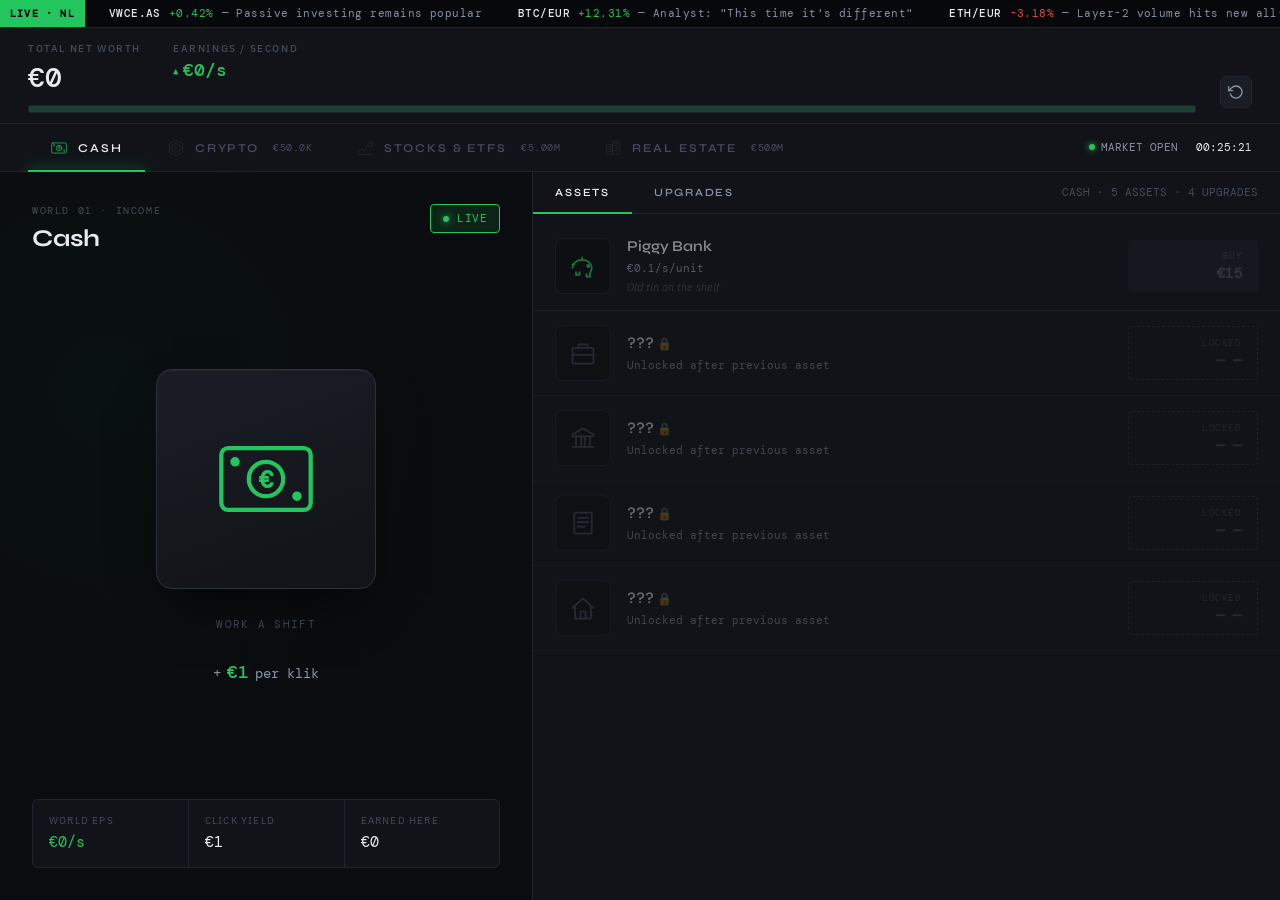
<file: index.html>
<!DOCTYPE html>
<html lang="en">
<head>
  <meta charset="UTF-8" />
  <meta name="viewport" content="width=device-width, initial-scale=1" />
  <title>Portfolio Clicker — Premium Financial Terminal</title>

  <!-- PWA -->
  <link rel="manifest" href="manifest.json" />
  <meta name="theme-color" content="#0a0c0f" />
  <meta name="mobile-web-app-capable" content="yes" />
  <meta name="apple-mobile-web-app-capable" content="yes" />
  <meta name="apple-mobile-web-app-status-bar-style" content="black-translucent" />
  <meta name="apple-mobile-web-app-title" content="Portfolio" />
  <link rel="apple-touch-icon" href="icon.svg" />

  <!-- Fonts -->
  <link rel="preconnect" href="https://fonts.googleapis.com" />
  <link rel="preconnect" href="https://fonts.gstatic.com" crossorigin />
  <link href="https://fonts.googleapis.com/css2?family=DM+Mono:wght@400;500&family=IBM+Plex+Sans:wght@400;500;600&family=Syne:wght@500;600;700&display=swap" rel="stylesheet" />

  <link rel="stylesheet" href="styles.css" />
</head>
<body>
  <div class="app">

    <!-- TICKER TAPE -->
    <div class="ticker" data-screen-label="Ticker">
      <div class="ticker__label">LIVE · NL</div>
      <div class="ticker__viewport">
        <div class="ticker__track" id="ticker-track"></div>
      </div>
    </div>

    <!-- PORTFOLIO HEADER -->
    <header class="portfolio" data-screen-label="Portfolio">
      <div class="portfolio__left">
        <div class="portfolio__labels">
          <div class="kpi">
            <div class="kpi__label">Total Net Worth</div>
            <div class="kpi__value" id="kpi-networth">€0</div>
          </div>
          <div class="kpi kpi--eps">
            <div class="kpi__label">Earnings / Second</div>
            <div class="kpi__value" id="kpi-eps">€0/s</div>
          </div>
        </div>
        <div class="breakdown" id="breakdown-bar"></div>
        <div class="breakdown__legend" id="breakdown-legend"></div>
      </div>
      <div class="portfolio__right">
        <button class="icon-btn" id="reset-btn" title="Reset save">
          <svg width="16" height="16" viewBox="0 0 24 24" fill="none" stroke="currentColor" stroke-width="2" stroke-linecap="round" stroke-linejoin="round"><polyline points="1 4 1 10 7 10"/><path d="M3.51 15a9 9 0 1 0 2.13-9.36L1 10"/></svg>
        </button>
      </div>
    </header>

    <!-- WORLD TABS -->
    <nav class="tabs" id="tabs"></nav>

    <!-- BODY: CLICKER + SHOP -->
    <main class="body">
      <section class="clicker-panel" id="clicker-panel" data-world="cash" data-screen-label="Clicker"></section>
      <section class="shop" id="shop" data-screen-label="Shop"></section>
    </main>

  </div>

  <!-- modal + toasts portals -->
  <div id="modal-root"></div>
  <div class="toasts" id="toasts"></div>

  <script src="config.js"></script>
  <script src="game.js"></script>
  <script>
    if ('serviceWorker' in navigator) {
      window.addEventListener('load', () => {
        navigator.serviceWorker.register('./sw.js')
          .catch(err => console.warn('SW registration failed:', err));
      });
    }
  </script>
</body>
</html>
</file>
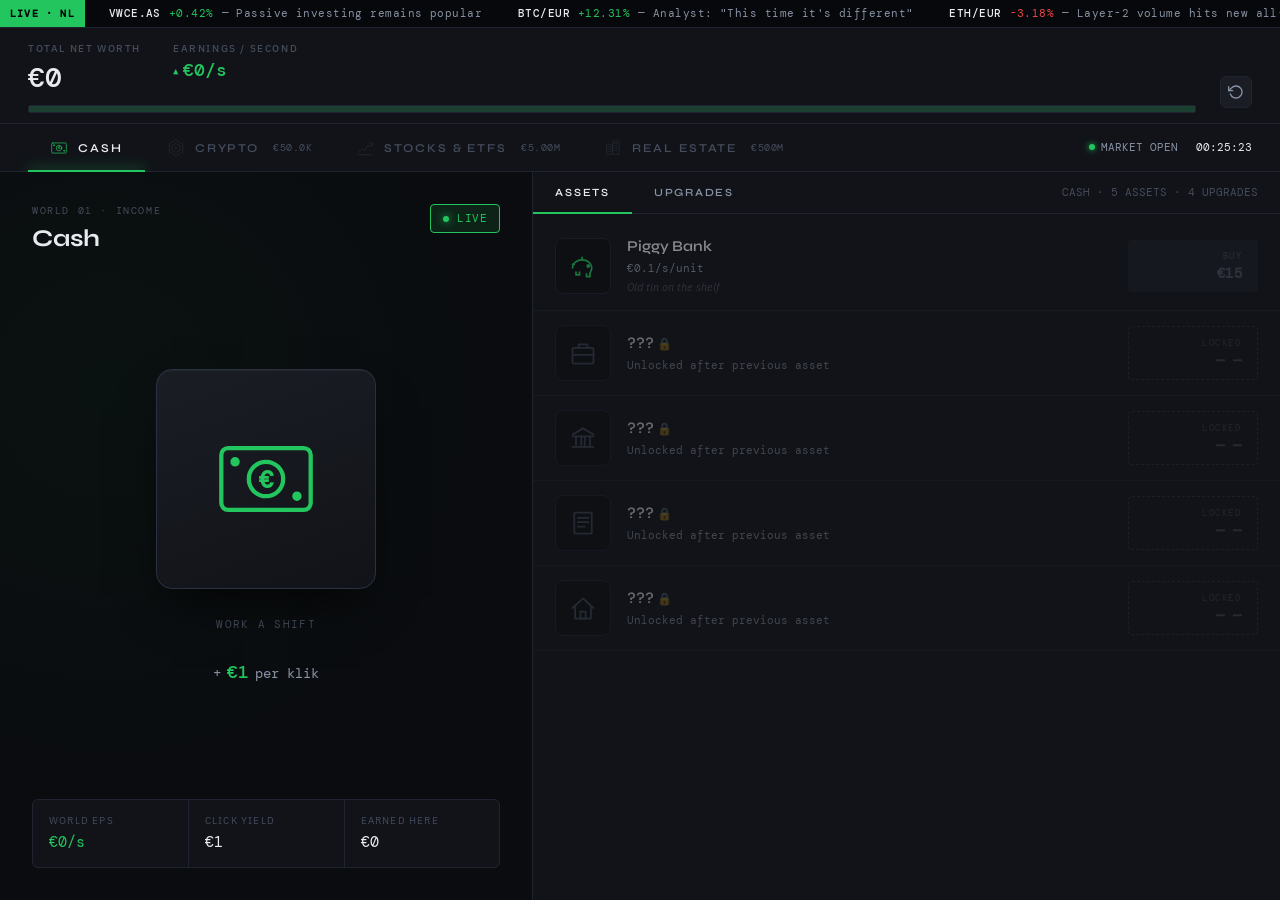
<file: Portfolio Clicker.html>
<!DOCTYPE html>
<html lang="nl">
<head>
  <meta charset="UTF-8" />
  <meta name="viewport" content="width=device-width, initial-scale=1" />
  <title>Portfolio Clicker — Premium Financial Terminal</title>
  <link rel="preconnect" href="https://fonts.googleapis.com" />
  <link rel="preconnect" href="https://fonts.gstatic.com" crossorigin />
  <link href="https://fonts.googleapis.com/css2?family=DM+Mono:wght@400;500&family=IBM+Plex+Sans:wght@400;500;600&family=Syne:wght@500;600;700&display=swap" rel="stylesheet" />
  <link rel="stylesheet" href="styles.css" />
</head>
<body>
  <div class="app">

    <!-- TICKER TAPE -->
    <div class="ticker" data-screen-label="Ticker">
      <div class="ticker__label">LIVE · NL</div>
      <div class="ticker__viewport">
        <div class="ticker__track" id="ticker-track"></div>
      </div>
    </div>

    <!-- PORTFOLIO HEADER -->
    <header class="portfolio" data-screen-label="Portfolio">
      <div class="portfolio__left">
        <div class="portfolio__labels">
          <div class="kpi">
            <div class="kpi__label">Total Net Worth</div>
            <div class="kpi__value" id="kpi-networth">€0</div>
          </div>
          <div class="kpi kpi--eps">
            <div class="kpi__label">Earnings / Second</div>
            <div class="kpi__value" id="kpi-eps">€0/s</div>
          </div>
        </div>
        <div class="breakdown" id="breakdown-bar"></div>
        <div class="breakdown__legend" id="breakdown-legend"></div>
      </div>
      <div class="portfolio__right">
        <button class="icon-btn" id="reset-btn" title="Reset save">
          <svg width="16" height="16" viewBox="0 0 24 24" fill="none" stroke="currentColor" stroke-width="2" stroke-linecap="round" stroke-linejoin="round"><polyline points="1 4 1 10 7 10"/><path d="M3.51 15a9 9 0 1 0 2.13-9.36L1 10"/></svg>
        </button>
      </div>
    </header>

    <!-- WORLD TABS -->
    <nav class="tabs" id="tabs"></nav>

    <!-- BODY: CLICKER + SHOP -->
    <main class="body">
      <section class="clicker-panel" id="clicker-panel" data-world="cash" data-screen-label="Clicker"></section>
      <section class="shop" id="shop" data-screen-label="Shop"></section>
    </main>

  </div>

  <!-- modal + toasts portals -->
  <div id="modal-root"></div>
  <div class="toasts" id="toasts"></div>

  <script src="config.js"></script>
  <script src="game.js"></script>
</body>
</html>
</file>
<file: styles.css>
/* ============================================================
   PORTFOLIO CLICKER — Premium Financial Terminal
   ============================================================ */

:root {
  /* Base */
  --bg-base:        #0a0c0f;
  --bg-surface:     #111318;
  --bg-elevated:    #1a1d24;
  --bg-overlay:     rgba(10, 12, 15, 0.92);
  --text-primary:   #e8eaf0;
  --text-secondary: #8892a4;
  --text-muted:     #444c5c;
  --border:         #1e2430;
  --border-strong:  #2a3142;

  /* World accents */
  --cash:    #22c55e;
  --crypto:  #f59e0b;
  --stocks:  #3b82f6;
  --restate: #8b5cf6;

  /* Functional */
  --positive: #22c55e;
  --negative: #ef4444;
  --gold:     #f5c842;

  /* Active accent (set by active world via JS) */
  --accent:   var(--cash);
  --accent-soft: rgba(34, 197, 94, 0.12);
  --accent-glow: rgba(34, 197, 94, 0.35);

  /* Typography */
  --font-mono: 'DM Mono', ui-monospace, 'SF Mono', Menlo, monospace;
  --font-display: 'Syne', system-ui, sans-serif;
  --font-body: 'IBM Plex Sans', system-ui, sans-serif;
}

* { box-sizing: border-box; margin: 0; padding: 0; }

html, body {
  height: 100%;
  background: var(--bg-base);
  color: var(--text-primary);
  font-family: var(--font-body);
  font-size: 14px;
  line-height: 1.4;
  overflow: hidden;
  -webkit-font-smoothing: antialiased;
  text-rendering: optimizeLegibility;
}

button { font-family: inherit; cursor: pointer; border: none; background: none; color: inherit; }
button:disabled { cursor: not-allowed; }

/* ============================================================
   APP LAYOUT
   ============================================================ */

.app {
  display: grid;
  grid-template-rows: 28px 96px 48px 1fr;
  height: 100vh;
  width: 100vw;
  position: relative;
}

/* ============================================================
   TICKER TAPE
   ============================================================ */

.ticker {
  background: #06080b;
  border-bottom: 1px solid var(--border);
  overflow: hidden;
  position: relative;
  display: flex;
  align-items: center;
  font-family: var(--font-mono);
  font-size: 11px;
  letter-spacing: 0.04em;
}

.ticker__label {
  background: var(--accent);
  color: #000;
  padding: 0 10px;
  height: 100%;
  display: flex;
  align-items: center;
  font-weight: 600;
  font-size: 10px;
  letter-spacing: 0.12em;
  z-index: 2;
  flex-shrink: 0;
  transition: background 200ms;
}

.ticker__viewport {
  flex: 1;
  overflow: hidden;
  position: relative;
  height: 100%;
}

.ticker__track {
  position: absolute;
  white-space: nowrap;
  display: flex;
  gap: 36px;
  padding-left: 24px;
  height: 100%;
  align-items: center;
  animation: ticker-scroll 90s linear infinite;
}

.ticker:hover .ticker__track { animation-play-state: paused; }

.ticker__item {
  color: var(--text-secondary);
  display: inline-flex;
  gap: 8px;
  align-items: center;
}
.ticker__item .pos { color: var(--positive); }
.ticker__item .neg { color: var(--negative); }
.ticker__item .sym { color: var(--text-primary); font-weight: 500; }

@keyframes ticker-scroll {
  from { transform: translateX(0); }
  to   { transform: translateX(-50%); }
}

/* ============================================================
   PORTFOLIO HEADER
   ============================================================ */

.portfolio {
  background: var(--bg-surface);
  border-bottom: 1px solid var(--border);
  padding: 14px 28px 12px;
  display: grid;
  grid-template-columns: 1fr auto;
  gap: 24px;
  align-items: center;
}

.portfolio__left {
  display: flex;
  flex-direction: column;
  gap: 8px;
  min-width: 0;
}

.portfolio__labels {
  display: flex;
  gap: 32px;
  align-items: baseline;
}

.kpi {
  display: flex;
  flex-direction: column;
  gap: 2px;
}

.kpi__label {
  font-family: var(--font-body);
  font-size: 10px;
  font-weight: 500;
  letter-spacing: 0.16em;
  text-transform: uppercase;
  color: var(--text-muted);
}

.kpi__value {
  font-family: var(--font-mono);
  font-size: 28px;
  font-weight: 500;
  color: var(--text-primary);
  letter-spacing: -0.01em;
  font-variant-numeric: tabular-nums;
}

.kpi--eps .kpi__value {
  font-size: 18px;
  color: var(--positive);
}

.kpi--eps .kpi__value::before {
  content: '▲ ';
  font-size: 9px;
  position: relative;
  top: -2px;
}

.portfolio__right {
  display: flex;
  align-items: center;
  gap: 10px;
}

.icon-btn {
  width: 32px;
  height: 32px;
  border-radius: 6px;
  background: var(--bg-elevated);
  border: 1px solid var(--border);
  display: inline-flex;
  align-items: center;
  justify-content: center;
  color: var(--text-secondary);
  font-size: 14px;
  transition: all 150ms;
}
.icon-btn:hover {
  border-color: var(--accent);
  color: var(--accent);
}

/* portfolio breakdown bar */
.breakdown {
  height: 8px;
  width: 100%;
  background: var(--bg-elevated);
  border-radius: 2px;
  overflow: hidden;
  display: flex;
  border: 1px solid var(--border);
}

.breakdown__seg {
  height: 100%;
  transition: width 600ms cubic-bezier(.4,0,.2,1), background 200ms;
  position: relative;
  min-width: 0;
}

.breakdown__seg[data-world="cash"]    { background: var(--cash); }
.breakdown__seg[data-world="crypto"]  { background: var(--crypto); }
.breakdown__seg[data-world="stocks"]  { background: var(--stocks); }
.breakdown__seg[data-world="restate"] { background: var(--restate); }

.breakdown__seg:hover { filter: brightness(1.25); }

.breakdown__legend {
  display: flex;
  gap: 18px;
  font-family: var(--font-mono);
  font-size: 10px;
  color: var(--text-secondary);
  letter-spacing: 0.05em;
  margin-top: 6px;
}
.breakdown__legend span {
  display: inline-flex;
  align-items: center;
  gap: 6px;
}
.breakdown__legend i {
  width: 8px; height: 8px;
  border-radius: 1px;
  display: inline-block;
}
.breakdown__legend .l-cash    i { background: var(--cash); }
.breakdown__legend .l-crypto  i { background: var(--crypto); }
.breakdown__legend .l-stocks  i { background: var(--stocks); }
.breakdown__legend .l-restate i { background: var(--restate); }
.breakdown__legend .locked    { color: var(--text-muted); }
.breakdown__legend .locked i  { background: var(--text-muted); opacity: 0.4; }

/* ============================================================
   WORLD TABS
   ============================================================ */

.tabs {
  background: var(--bg-surface);
  border-bottom: 1px solid var(--border);
  display: flex;
  padding: 0 28px;
  position: relative;
  align-items: stretch;
}

.tab {
  display: flex;
  align-items: center;
  gap: 10px;
  padding: 0 22px;
  height: 100%;
  font-family: var(--font-display);
  font-size: 12px;
  font-weight: 600;
  text-transform: uppercase;
  letter-spacing: 0.16em;
  color: var(--text-secondary);
  position: relative;
  transition: color 150ms;
  white-space: nowrap;
}

.tab__icon {
  width: 18px;
  height: 18px;
  display: inline-flex;
  align-items: center;
  justify-content: center;
}

.tab__icon svg { width: 100%; height: 100%; }

.tab:hover:not(.tab--locked) { color: var(--text-primary); }

.tab--active { color: var(--text-primary); }

.tab--active::after {
  content: '';
  position: absolute;
  left: 0; right: 0; bottom: -1px;
  height: 2px;
  background: var(--tab-color, var(--accent));
  box-shadow: 0 0 14px var(--tab-color, var(--accent));
}

.tab--locked {
  color: var(--text-muted);
  cursor: not-allowed;
}

.tab--locked .tab__icon { opacity: 0.4; }

.tab__threshold {
  font-family: var(--font-mono);
  font-size: 10px;
  letter-spacing: 0.05em;
  color: var(--text-muted);
  text-transform: none;
  font-weight: 400;
  margin-left: 4px;
}

.tab__live {
  width: 6px; height: 6px;
  border-radius: 50%;
  background: var(--tab-color, var(--cash));
  box-shadow: 0 0 8px var(--tab-color, var(--cash));
  animation: pulse-dot 1.6s ease-in-out infinite;
  margin-left: 6px;
}
@keyframes pulse-dot {
  0%, 100% { opacity: 0.4; transform: scale(0.8); }
  50%      { opacity: 1; transform: scale(1.1); }
}

.tabs__meta {
  margin-left: auto;
  display: flex;
  align-items: center;
  gap: 18px;
  font-family: var(--font-mono);
  font-size: 11px;
  color: var(--text-secondary);
}

.tabs__meta .clock { color: var(--text-primary); font-variant-numeric: tabular-nums; }
.tabs__meta .market { display: inline-flex; align-items: center; gap: 6px; }
.tabs__meta .market i {
  width: 6px; height: 6px;
  border-radius: 50%;
  background: var(--positive);
  box-shadow: 0 0 6px var(--positive);
}

/* ============================================================
   MAIN BODY — CLICKER + ASSET SHOP
   ============================================================ */

.body {
  display: grid;
  grid-template-columns: minmax(380px, 1fr) minmax(520px, 1.4fr);
  overflow: hidden;
  min-height: 0;
}

/* ---------------------------------------- CLICKER PANEL */

.clicker-panel {
  background: var(--bg-base);
  padding: 32px;
  display: flex;
  flex-direction: column;
  gap: 24px;
  border-right: 1px solid var(--border);
  position: relative;
  overflow: hidden;
}

/* world-specific background watermarks */
.clicker-panel::before {
  content: '';
  position: absolute;
  inset: 0;
  pointer-events: none;
  opacity: 0.5;
  transition: opacity 300ms;
}

.clicker-panel[data-world="cash"]::before {
  background-image:
    radial-gradient(circle at 20% 30%, rgba(34, 197, 94, 0.06), transparent 60%);
}
.clicker-panel[data-world="crypto"]::before {
  background-image:
    radial-gradient(circle at 70% 40%, rgba(245, 158, 11, 0.08), transparent 55%),
    url("data:image/svg+xml;utf8,<svg xmlns='http://www.w3.org/2000/svg' width='60' height='52' viewBox='0 0 60 52'><polygon points='15,0 45,0 60,26 45,52 15,52 0,26' fill='none' stroke='%23f59e0b' stroke-opacity='0.06' stroke-width='1'/></svg>");
  background-size: auto, 60px 52px;
}
.clicker-panel[data-world="stocks"]::before {
  background-image:
    radial-gradient(circle at 30% 60%, rgba(59, 130, 246, 0.06), transparent 60%),
    url("data:image/svg+xml;utf8,<svg xmlns='http://www.w3.org/2000/svg' width='40' height='80' viewBox='0 0 40 80'><line x1='20' y1='5' x2='20' y2='75' stroke='%233b82f6' stroke-opacity='0.08' stroke-width='1'/><rect x='14' y='25' width='12' height='30' fill='none' stroke='%233b82f6' stroke-opacity='0.08' stroke-width='1'/></svg>");
  background-size: auto, 40px 80px;
}
.clicker-panel[data-world="restate"]::before {
  background-image:
    radial-gradient(circle at 50% 30%, rgba(139, 92, 246, 0.06), transparent 60%),
    linear-gradient(rgba(139, 92, 246, 0.04) 1px, transparent 1px),
    linear-gradient(90deg, rgba(139, 92, 246, 0.04) 1px, transparent 1px);
  background-size: auto, 32px 32px, 32px 32px;
}

.clicker-panel > * { position: relative; z-index: 1; }

.clicker-panel__header {
  display: flex;
  justify-content: space-between;
  align-items: flex-start;
}

.world-title {
  display: flex;
  flex-direction: column;
  gap: 4px;
}

.world-title__eyebrow {
  font-family: var(--font-mono);
  font-size: 10px;
  color: var(--text-muted);
  letter-spacing: 0.16em;
  text-transform: uppercase;
}

.world-title__name {
  font-family: var(--font-display);
  font-size: 24px;
  font-weight: 700;
  color: var(--text-primary);
  letter-spacing: -0.01em;
}

.world-tag {
  display: inline-flex;
  align-items: center;
  gap: 8px;
  padding: 6px 12px;
  background: var(--accent-soft);
  border: 1px solid var(--accent);
  border-radius: 4px;
  font-family: var(--font-mono);
  font-size: 11px;
  color: var(--accent);
  letter-spacing: 0.05em;
}
.world-tag i {
  width: 6px; height: 6px;
  border-radius: 50%;
  background: var(--accent);
  box-shadow: 0 0 8px var(--accent);
}

/* big click button */
.clicker-stage {
  flex: 1;
  display: flex;
  flex-direction: column;
  align-items: center;
  justify-content: center;
  gap: 28px;
  position: relative;
  min-height: 0;
}

.click-btn {
  width: 220px;
  height: 220px;
  border-radius: 16px;
  background: linear-gradient(160deg, var(--bg-elevated) 0%, var(--bg-surface) 100%);
  border: 1px solid var(--border-strong);
  position: relative;
  display: flex;
  align-items: center;
  justify-content: center;
  transition: transform 100ms cubic-bezier(.4,0,.2,1), border-color 200ms, box-shadow 200ms;
  box-shadow:
    inset 0 1px 0 rgba(255,255,255,0.04),
    0 24px 48px -16px rgba(0,0,0,0.8);
  overflow: visible;
}

.click-btn:hover {
  border-color: var(--accent);
  box-shadow:
    inset 0 1px 0 rgba(255,255,255,0.06),
    0 24px 48px -16px rgba(0,0,0,0.8),
    0 0 40px -4px var(--accent-glow);
}

.click-btn:active { transform: scale(0.94); }

.click-btn.is-pulsing { animation: btn-pulse 180ms cubic-bezier(.4,0,.2,1); }
@keyframes btn-pulse {
  0%   { transform: scale(0.94); }
  50%  { transform: scale(1.03); }
  100% { transform: scale(1); }
}

.click-btn__icon {
  width: 110px;
  height: 110px;
  color: var(--accent);
  display: flex;
  align-items: center;
  justify-content: center;
}
.click-btn__icon svg { width: 100%; height: 100%; }

/* ripple ring */
.ripple {
  position: absolute;
  top: 50%; left: 50%;
  width: 220px; height: 220px;
  border-radius: 16px;
  border: 2px solid var(--accent);
  transform: translate(-50%, -50%) scale(1);
  opacity: 0.6;
  pointer-events: none;
  animation: ripple 700ms cubic-bezier(.2,.6,.2,1) forwards;
}
@keyframes ripple {
  to { transform: translate(-50%, -50%) scale(1.5); opacity: 0; }
}

.click-action {
  font-family: var(--font-mono);
  font-size: 11px;
  color: var(--text-muted);
  letter-spacing: 0.12em;
  text-transform: uppercase;
}

.click-yield {
  font-family: var(--font-mono);
  font-size: 14px;
  color: var(--text-secondary);
  display: flex;
  gap: 6px;
  align-items: baseline;
}
.click-yield strong {
  color: var(--accent);
  font-weight: 500;
  font-size: 18px;
}

/* floating numbers */
.float-layer {
  position: absolute;
  inset: 0;
  pointer-events: none;
  overflow: visible;
  z-index: 5;
}

.float-num {
  position: absolute;
  font-family: var(--font-mono);
  font-size: 20px;
  font-weight: 500;
  color: var(--accent);
  text-shadow: 0 0 12px var(--accent-glow);
  pointer-events: none;
  animation: float-up 800ms cubic-bezier(.2,.6,.2,1) forwards;
  transform: translate(-50%, -50%);
  white-space: nowrap;
}
@keyframes float-up {
  0%   { opacity: 0; transform: translate(-50%, -10%) scale(0.7); }
  20%  { opacity: 1; transform: translate(-50%, -50%) scale(1.1); }
  100% { opacity: 0; transform: translate(-50%, -150%) scale(1); }
}

/* world stats card under click button */
.world-stats {
  display: grid;
  grid-template-columns: repeat(3, 1fr);
  gap: 1px;
  background: var(--border);
  border: 1px solid var(--border);
  border-radius: 6px;
  overflow: hidden;
}

.world-stat {
  background: var(--bg-surface);
  padding: 14px 16px;
  display: flex;
  flex-direction: column;
  gap: 4px;
}

.world-stat__label {
  font-family: var(--font-body);
  font-size: 10px;
  color: var(--text-muted);
  letter-spacing: 0.12em;
  text-transform: uppercase;
}
.world-stat__value {
  font-family: var(--font-mono);
  font-size: 15px;
  color: var(--text-primary);
  font-variant-numeric: tabular-nums;
}
.world-stat__value.accent { color: var(--accent); }

/* ============================================================
   ASSET SHOP
   ============================================================ */

.shop {
  background: var(--bg-surface);
  display: flex;
  flex-direction: column;
  overflow: hidden;
  min-height: 0;
}

.shop__header {
  display: flex;
  align-items: stretch;
  border-bottom: 1px solid var(--border);
  background: var(--bg-surface);
}

.shop__tab {
  padding: 14px 22px;
  font-family: var(--font-display);
  font-size: 11px;
  font-weight: 600;
  text-transform: uppercase;
  letter-spacing: 0.16em;
  color: var(--text-secondary);
  position: relative;
  transition: color 150ms;
}

.shop__tab--active { color: var(--text-primary); }
.shop__tab--active::after {
  content: '';
  position: absolute;
  left: 0; right: 0; bottom: -1px;
  height: 2px;
  background: var(--accent);
}

.shop__filter {
  margin-left: auto;
  padding: 0 22px;
  display: flex;
  align-items: center;
  gap: 8px;
  font-family: var(--font-mono);
  font-size: 11px;
  color: var(--text-muted);
}

.shop__body {
  flex: 1;
  overflow-y: auto;
  padding: 8px 0;
  min-height: 0;
}

.shop__body::-webkit-scrollbar { width: 8px; }
.shop__body::-webkit-scrollbar-track { background: transparent; }
.shop__body::-webkit-scrollbar-thumb { background: var(--border); border-radius: 4px; }
.shop__body::-webkit-scrollbar-thumb:hover { background: var(--border-strong); }

/* asset row */
.asset {
  display: grid;
  grid-template-columns: 56px 1fr auto;
  gap: 16px;
  padding: 14px 22px;
  border-bottom: 1px solid var(--border);
  align-items: center;
  position: relative;
  transition: background 150ms;
  cursor: pointer;
}

.asset:hover:not(.asset--locked):not(.asset--cannot) {
  background: var(--bg-elevated);
}

.asset--cannot { opacity: 0.55; }
.asset--cannot:hover { background: transparent; }

.asset--locked {
  opacity: 0.4;
  cursor: not-allowed;
}

.asset.flash {
  animation: asset-flash 500ms ease-out;
}
@keyframes asset-flash {
  0% { background: var(--accent-soft); box-shadow: inset 4px 0 0 var(--accent); }
  100% { background: transparent; box-shadow: inset 0 0 0 transparent; }
}

.asset__icon {
  width: 56px;
  height: 56px;
  border-radius: 8px;
  background: var(--bg-base);
  border: 1px solid var(--border);
  display: flex;
  align-items: center;
  justify-content: center;
  color: var(--accent);
  position: relative;
  flex-shrink: 0;
}
.asset__icon svg { width: 28px; height: 28px; }

.asset__count {
  position: absolute;
  top: -6px;
  right: -6px;
  min-width: 22px;
  height: 22px;
  padding: 0 6px;
  border-radius: 11px;
  background: var(--accent);
  color: #000;
  font-family: var(--font-mono);
  font-size: 11px;
  font-weight: 600;
  display: flex;
  align-items: center;
  justify-content: center;
  border: 2px solid var(--bg-surface);
}
.asset__count.bump { animation: bump 300ms cubic-bezier(.4,1.5,.5,1); }
@keyframes bump {
  0% { transform: scale(1); }
  40% { transform: scale(1.35); }
  100% { transform: scale(1); }
}

.asset__info {
  display: flex;
  flex-direction: column;
  gap: 4px;
  min-width: 0;
}

.asset__name {
  font-family: var(--font-display);
  font-size: 15px;
  font-weight: 600;
  color: var(--text-primary);
  letter-spacing: -0.005em;
}

.asset__meta {
  display: flex;
  gap: 14px;
  font-family: var(--font-mono);
  font-size: 11px;
  color: var(--text-secondary);
}

.asset__meta .total { color: var(--accent); }
.asset__flavour {
  font-family: var(--font-body);
  font-size: 11px;
  color: var(--text-muted);
  font-style: italic;
}

.asset__buy {
  display: flex;
  flex-direction: column;
  align-items: flex-end;
  gap: 6px;
  min-width: 130px;
}

.buy-btn {
  padding: 10px 16px;
  background: var(--accent);
  color: #000;
  font-family: var(--font-mono);
  font-size: 13px;
  font-weight: 600;
  border-radius: 4px;
  letter-spacing: 0.02em;
  transition: all 150ms;
  display: flex;
  flex-direction: column;
  align-items: flex-end;
  gap: 2px;
  min-width: 130px;
}

.buy-btn:hover:not(:disabled) {
  filter: brightness(1.1);
  transform: translateY(-1px);
}
.buy-btn:disabled {
  background: var(--bg-elevated);
  color: var(--text-muted);
  cursor: not-allowed;
}

.buy-btn__label {
  font-size: 9px;
  font-weight: 500;
  letter-spacing: 0.16em;
  text-transform: uppercase;
  opacity: 0.7;
}
.buy-btn__price {
  font-size: 14px;
  font-weight: 600;
}

.asset--locked .asset__icon { color: var(--text-muted); }
.asset--locked .asset__name::after {
  content: ' 🔒';
  font-size: 12px;
  opacity: 0.6;
}
.asset--locked .buy-btn {
  background: transparent;
  border: 1px dashed var(--border-strong);
  color: var(--text-muted);
}

.asset.almost::before {
  content: '';
  position: absolute;
  left: 0; top: 0; bottom: 0;
  width: 2px;
  background: var(--accent);
  opacity: 0.6;
  animation: almost-pulse 1.4s ease-in-out infinite;
}
@keyframes almost-pulse {
  0%, 100% { opacity: 0.3; }
  50% { opacity: 1; }
}

/* upgrades grid */
.upgrades {
  padding: 18px 22px;
  display: grid;
  grid-template-columns: repeat(auto-fill, minmax(180px, 1fr));
  gap: 12px;
}

.upgrade {
  background: var(--bg-base);
  border: 1px solid var(--border);
  border-radius: 8px;
  padding: 14px;
  display: flex;
  flex-direction: column;
  gap: 8px;
  transition: all 150ms;
  cursor: pointer;
  position: relative;
}

.upgrade:hover:not(.upgrade--locked):not(.upgrade--owned):not(.upgrade--cannot) {
  border-color: var(--accent);
  transform: translateY(-2px);
}

.upgrade--cannot { opacity: 0.5; cursor: not-allowed; }
.upgrade--locked { opacity: 0.3; cursor: not-allowed; }

.upgrade--owned {
  background: var(--accent-soft);
  border-color: var(--accent);
  cursor: default;
}
.upgrade--owned::after {
  content: '✓ OWNED';
  position: absolute;
  top: 8px;
  right: 8px;
  font-family: var(--font-mono);
  font-size: 9px;
  letter-spacing: 0.16em;
  color: var(--accent);
  font-weight: 600;
}

.upgrade__icon {
  width: 28px; height: 28px;
  display: flex;
  align-items: center;
  justify-content: center;
  color: var(--accent);
}

.upgrade__name {
  font-family: var(--font-display);
  font-size: 13px;
  font-weight: 600;
  color: var(--text-primary);
}
.upgrade__desc {
  font-family: var(--font-body);
  font-size: 11px;
  color: var(--text-secondary);
  line-height: 1.4;
}
.upgrade__price {
  margin-top: auto;
  font-family: var(--font-mono);
  font-size: 13px;
  color: var(--accent);
  font-weight: 600;
}

/* ============================================================
   UNLOCK MODAL
   ============================================================ */

.modal-backdrop {
  position: fixed;
  inset: 0;
  background: var(--bg-overlay);
  backdrop-filter: blur(8px);
  display: flex;
  align-items: center;
  justify-content: center;
  z-index: 100;
  animation: fade-in 300ms ease-out;
}
@keyframes fade-in { from { opacity: 0; } to { opacity: 1; } }

.modal {
  background: var(--bg-surface);
  border: 1px solid var(--accent);
  border-radius: 12px;
  padding: 48px 56px;
  width: 480px;
  max-width: 92vw;
  text-align: center;
  position: relative;
  box-shadow: 0 0 80px -10px var(--accent-glow);
  animation: modal-in 400ms cubic-bezier(.2,.8,.2,1);
}
@keyframes modal-in {
  from { transform: scale(0.85) translateY(20px); opacity: 0; }
  to   { transform: scale(1) translateY(0); opacity: 1; }
}

.modal::before {
  content: '';
  position: absolute;
  inset: -1px;
  border-radius: 12px;
  background: radial-gradient(circle at 50% 0%, var(--accent-soft), transparent 70%);
  pointer-events: none;
  z-index: -1;
}

.modal__icon {
  width: 80px;
  height: 80px;
  margin: 0 auto 20px;
  color: var(--accent);
  animation: icon-in 700ms cubic-bezier(.2,.8,.2,1) 100ms backwards;
}
@keyframes icon-in {
  from { transform: scale(0.5); opacity: 0; }
  to   { transform: scale(1); opacity: 1; }
}
.modal__icon svg { width: 100%; height: 100%; }

.modal__eyebrow {
  font-family: var(--font-mono);
  font-size: 11px;
  letter-spacing: 0.2em;
  color: var(--accent);
  text-transform: uppercase;
  margin-bottom: 10px;
}

.modal__title {
  font-family: var(--font-display);
  font-size: 32px;
  font-weight: 700;
  margin-bottom: 12px;
  letter-spacing: -0.01em;
}

.modal__desc {
  font-family: var(--font-body);
  font-size: 14px;
  color: var(--text-secondary);
  margin-bottom: 24px;
  line-height: 1.5;
}

.modal__stats {
  display: grid;
  grid-template-columns: 1fr 1fr;
  gap: 12px;
  margin-bottom: 28px;
  padding: 16px;
  background: var(--bg-base);
  border: 1px solid var(--border);
  border-radius: 8px;
}
.modal__stat-label {
  font-family: var(--font-body);
  font-size: 10px;
  letter-spacing: 0.12em;
  text-transform: uppercase;
  color: var(--text-muted);
}
.modal__stat-value {
  font-family: var(--font-mono);
  font-size: 18px;
  color: var(--accent);
  margin-top: 4px;
}

.modal__cta {
  padding: 14px 32px;
  background: var(--accent);
  color: #000;
  font-family: var(--font-display);
  font-size: 13px;
  font-weight: 700;
  letter-spacing: 0.16em;
  text-transform: uppercase;
  border-radius: 6px;
  transition: filter 150ms;
}
.modal__cta:hover { filter: brightness(1.1); }

/* ============================================================
   ACHIEVEMENT TOASTS
   ============================================================ */

.toasts {
  position: fixed;
  top: 90px;
  right: 24px;
  display: flex;
  flex-direction: column;
  gap: 10px;
  z-index: 50;
  pointer-events: none;
}

.toast {
  background: var(--bg-surface);
  border: 1px solid var(--border);
  border-left: 3px solid var(--gold);
  border-radius: 6px;
  padding: 12px 16px;
  display: flex;
  align-items: center;
  gap: 12px;
  min-width: 280px;
  box-shadow: 0 8px 24px rgba(0,0,0,0.4);
  animation: toast-in 400ms cubic-bezier(.2,.8,.2,1), toast-out 400ms cubic-bezier(.4,0,1,1) 3.6s forwards;
}
@keyframes toast-in {
  from { transform: translateX(120%); opacity: 0; }
  to   { transform: translateX(0); opacity: 1; }
}
@keyframes toast-out {
  to { transform: translateX(120%); opacity: 0; }
}

.toast__icon {
  width: 32px; height: 32px;
  color: var(--gold);
  display: flex;
  align-items: center;
  justify-content: center;
}
.toast__body { display: flex; flex-direction: column; }
.toast__eyebrow {
  font-family: var(--font-mono);
  font-size: 9px;
  letter-spacing: 0.16em;
  color: var(--gold);
  text-transform: uppercase;
}
.toast__name {
  font-family: var(--font-display);
  font-size: 14px;
  font-weight: 600;
  color: var(--text-primary);
  margin-top: 2px;
}

/* ============================================================
   RESPONSIVE
   ============================================================ */

@media (max-width: 880px) {
  html, body { height: 100dvh; overflow: hidden; }

  .app {
    grid-template-rows: 28px auto 44px 1fr;
    height: 100dvh;
  }

  /* ── Portfolio header ── */
  .portfolio { padding: 10px 16px 8px; gap: 10px; }
  .portfolio__labels { gap: 14px; }
  .kpi__label { font-size: 9px; }
  .kpi__value { font-size: 20px; }
  .kpi--eps .kpi__value { font-size: 13px; }
  .breakdown { height: 6px; }
  .breakdown__legend { gap: 10px; font-size: 9px; flex-wrap: wrap; margin-top: 4px; }

  /* ── Tabs ── */
  .tabs {
    padding: 0 8px;
    overflow-x: auto;
    overflow-y: hidden;
    scrollbar-width: none;
    -webkit-overflow-scrolling: touch;
  }
  .tabs::-webkit-scrollbar { display: none; }
  .tab { padding: 0 14px; font-size: 11px; flex-shrink: 0; gap: 7px; }
  .tab__icon { width: 15px; height: 15px; }
  .tabs__meta { display: none; }

  /* ── Body ── */
  .body {
    grid-template-columns: 1fr;
    grid-template-rows: auto 1fr;
    overflow: hidden;
    min-height: 0;
  }

  /* ── Clicker: compact horizontal strip ── */
  .clicker-panel {
    border-right: none;
    border-bottom: 1px solid var(--border);
    padding: 14px 20px;
    flex-direction: row;
    align-items: center;
    gap: 16px;
    flex: none;
  }

  .clicker-panel__header { flex: 1; min-width: 0; }
  .world-title__eyebrow { display: none; }
  .world-title__name { font-size: 17px; }
  .world-tag { padding: 4px 8px; font-size: 10px; }

  .clicker-stage {
    flex: none;
    flex-direction: row;
    align-items: center;
    gap: 14px;
    min-height: 0;
    justify-content: flex-end;
  }

  .click-btn {
    width: 80px;
    height: 80px;
    border-radius: 12px;
    box-shadow: inset 0 1px 0 rgba(255,255,255,0.04), 0 8px 24px -8px rgba(0,0,0,0.8);
  }
  .click-btn__icon { width: 40px; height: 40px; }
  .ripple { width: 80px; height: 80px; border-radius: 12px; }

  .click-action { display: none; }
  .click-yield { font-size: 12px; gap: 4px; flex-direction: column; text-align: right; }
  .click-yield strong { font-size: 15px; }

  .world-stats { display: none; }

  /* ── Shop ── */
  .shop { display: flex; flex-direction: column; min-height: 0; overflow: hidden; }
  .shop__header { flex-shrink: 0; }
  .shop__body {
    flex: 1;
    min-height: 0;
    overflow-y: auto;
    -webkit-overflow-scrolling: touch;
  }
  .shop__tab { padding: 12px 16px; }
  .shop__filter { padding: 0 12px; font-size: 10px; }

  /* ── Asset rows ── */
  .asset {
    grid-template-columns: 48px 1fr auto;
    gap: 10px;
    padding: 10px 14px;
  }
  .asset__icon { width: 48px; height: 48px; border-radius: 6px; }
  .asset__icon svg { width: 22px; height: 22px; }
  .asset__name { font-size: 13px; }
  .asset__meta { font-size: 10px; gap: 8px; }
  .asset__flavour { display: none; }
  .buy-btn { min-width: 86px; padding: 8px 10px; }
  .buy-btn__label { font-size: 8px; }
  .buy-btn__price { font-size: 12px; }

  /* ── Upgrades ── */
  .upgrades { grid-template-columns: repeat(2, 1fr); padding: 12px 14px; gap: 10px; }
  .upgrade { padding: 12px; gap: 6px; }
  .upgrade__name { font-size: 12px; }
  .upgrade__desc { font-size: 10px; }
  .upgrade__price { font-size: 12px; }

  /* ── Toasts ── */
  .toasts { top: auto; bottom: 16px; right: 12px; left: 12px; }
  .toast { min-width: 0; width: 100%; }
}
</file>
